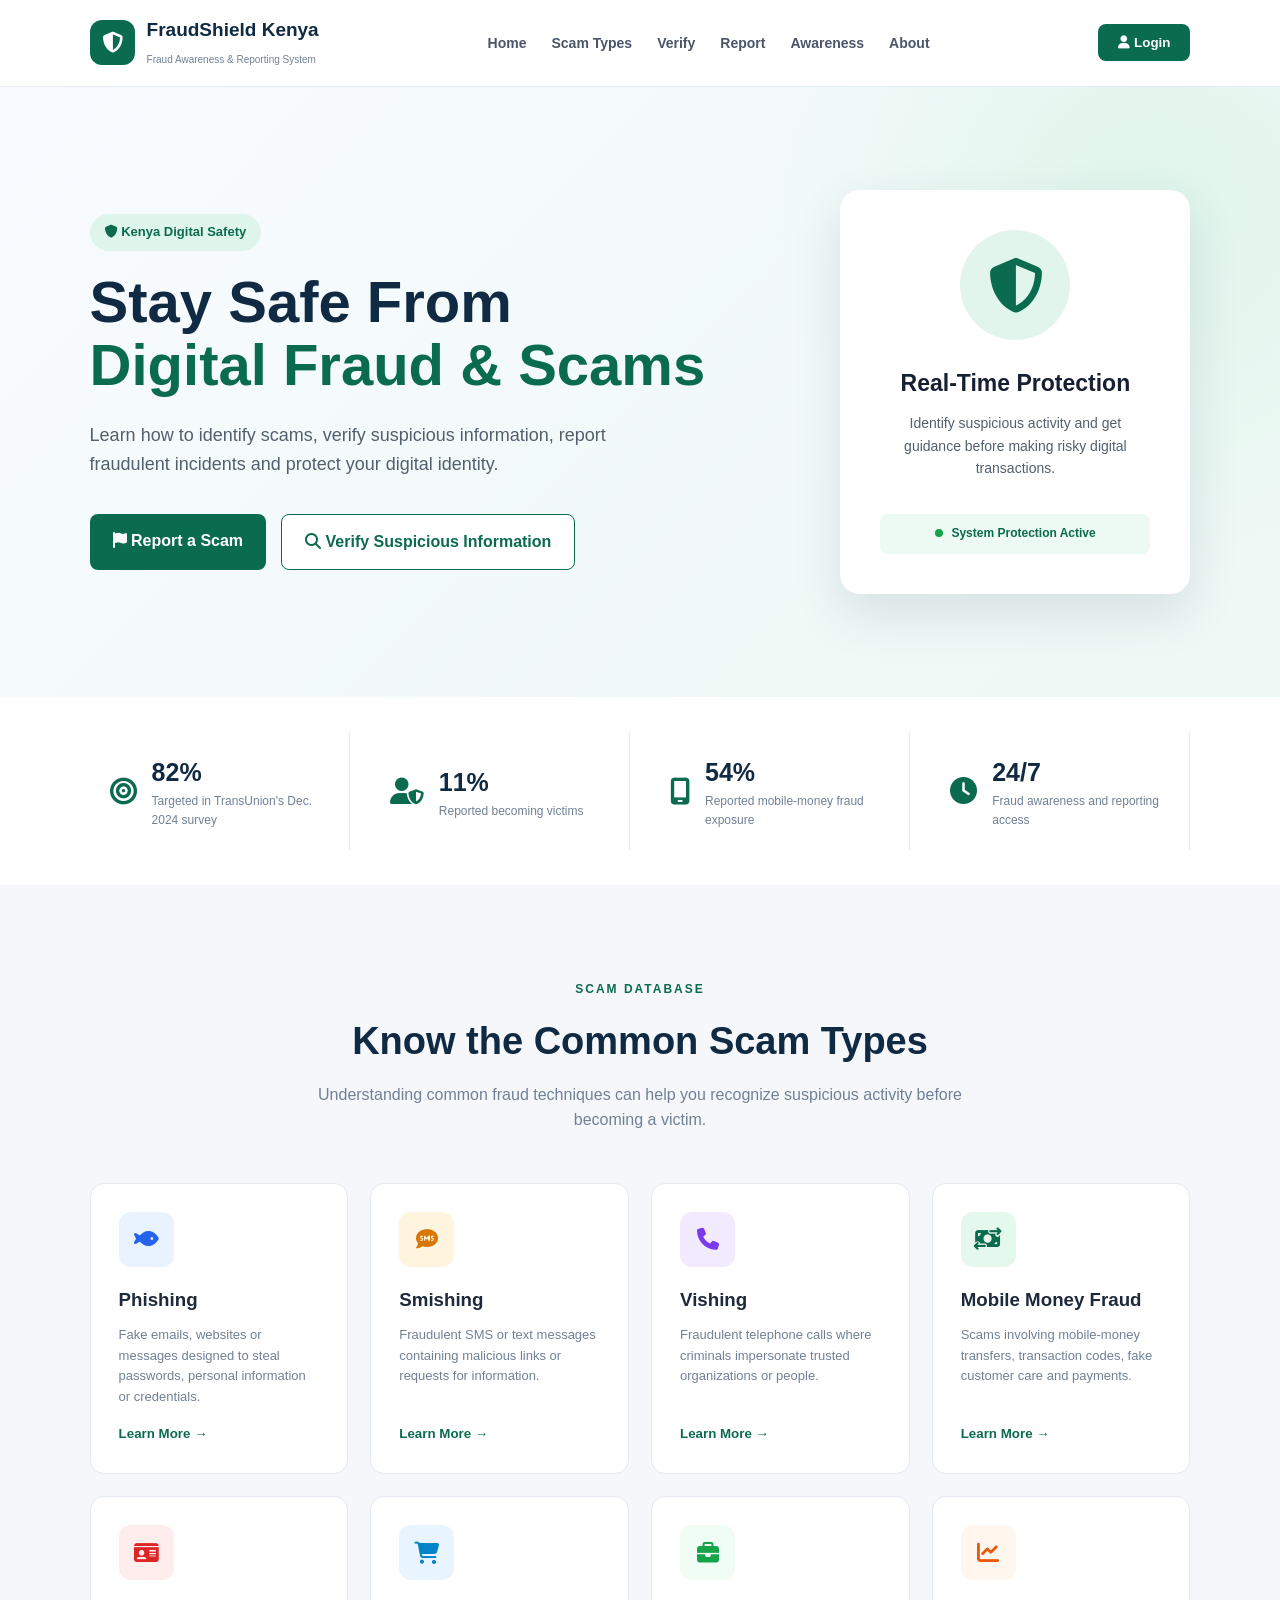
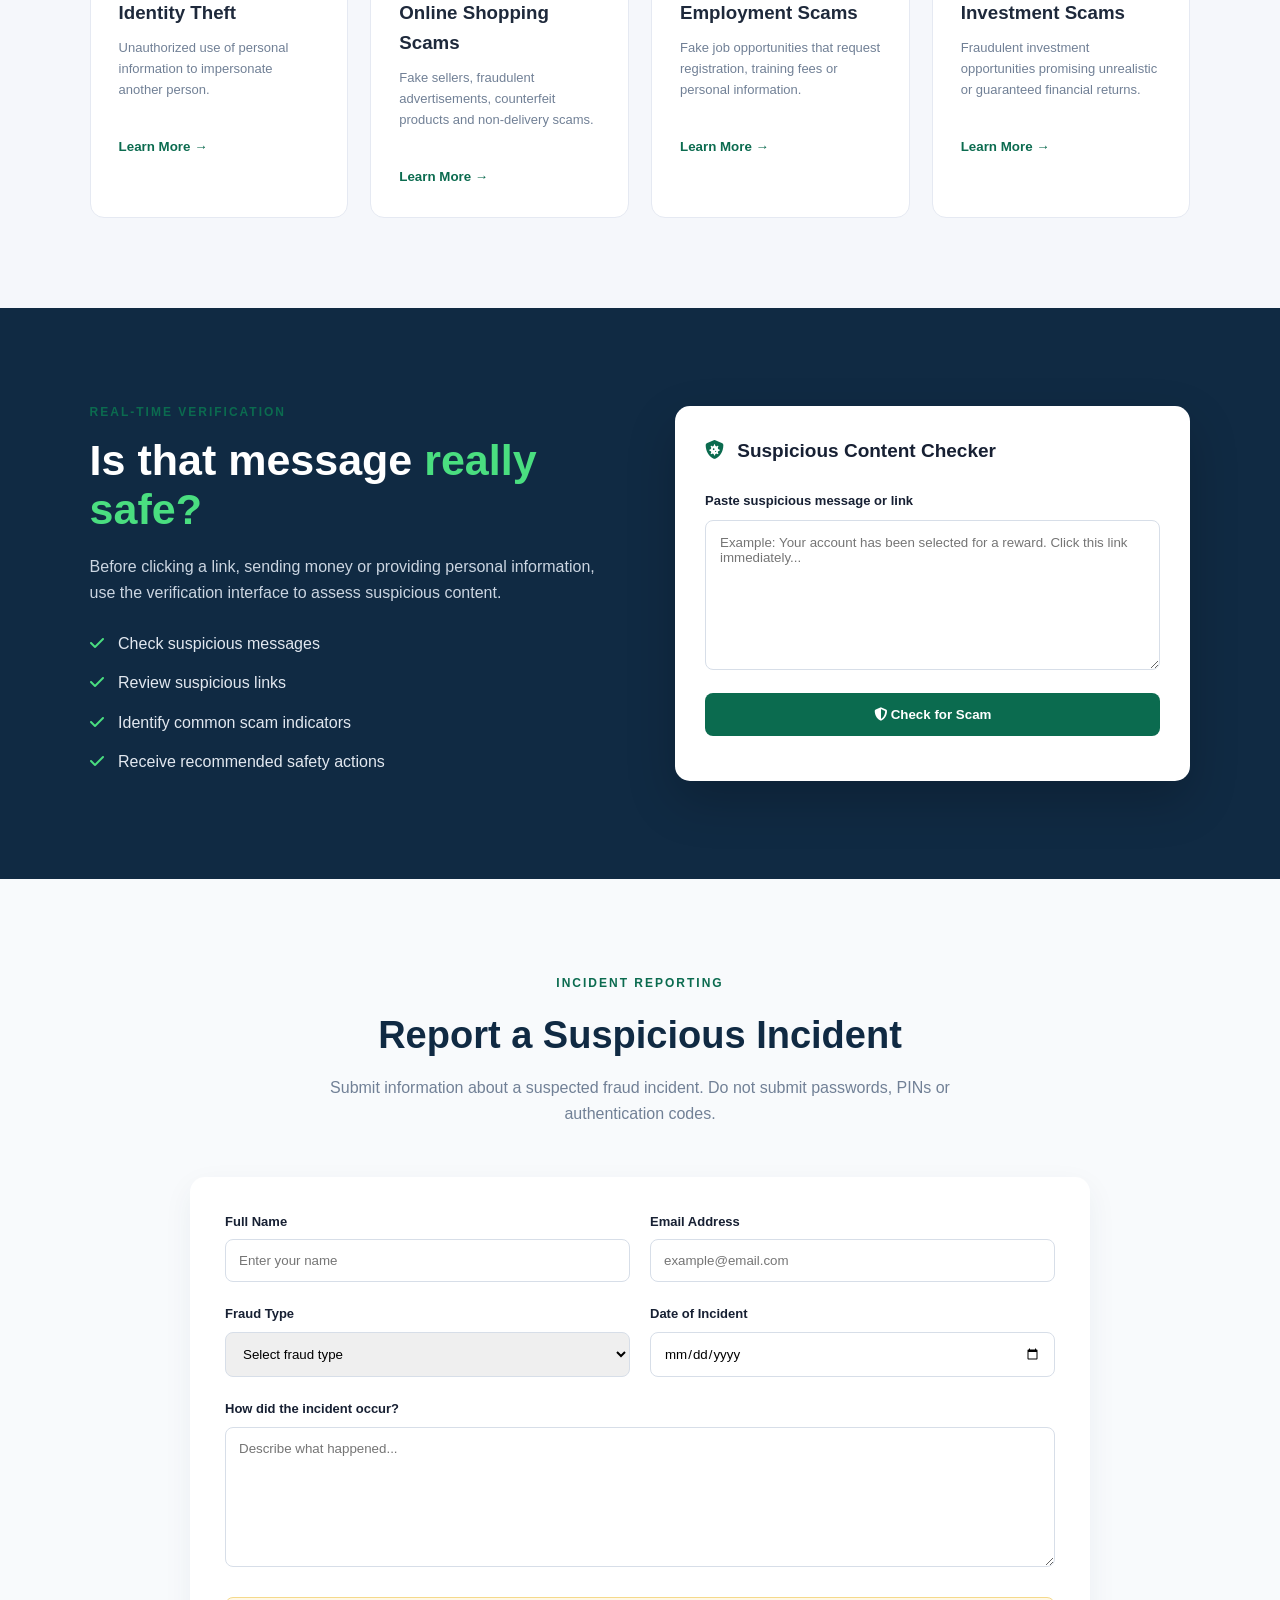
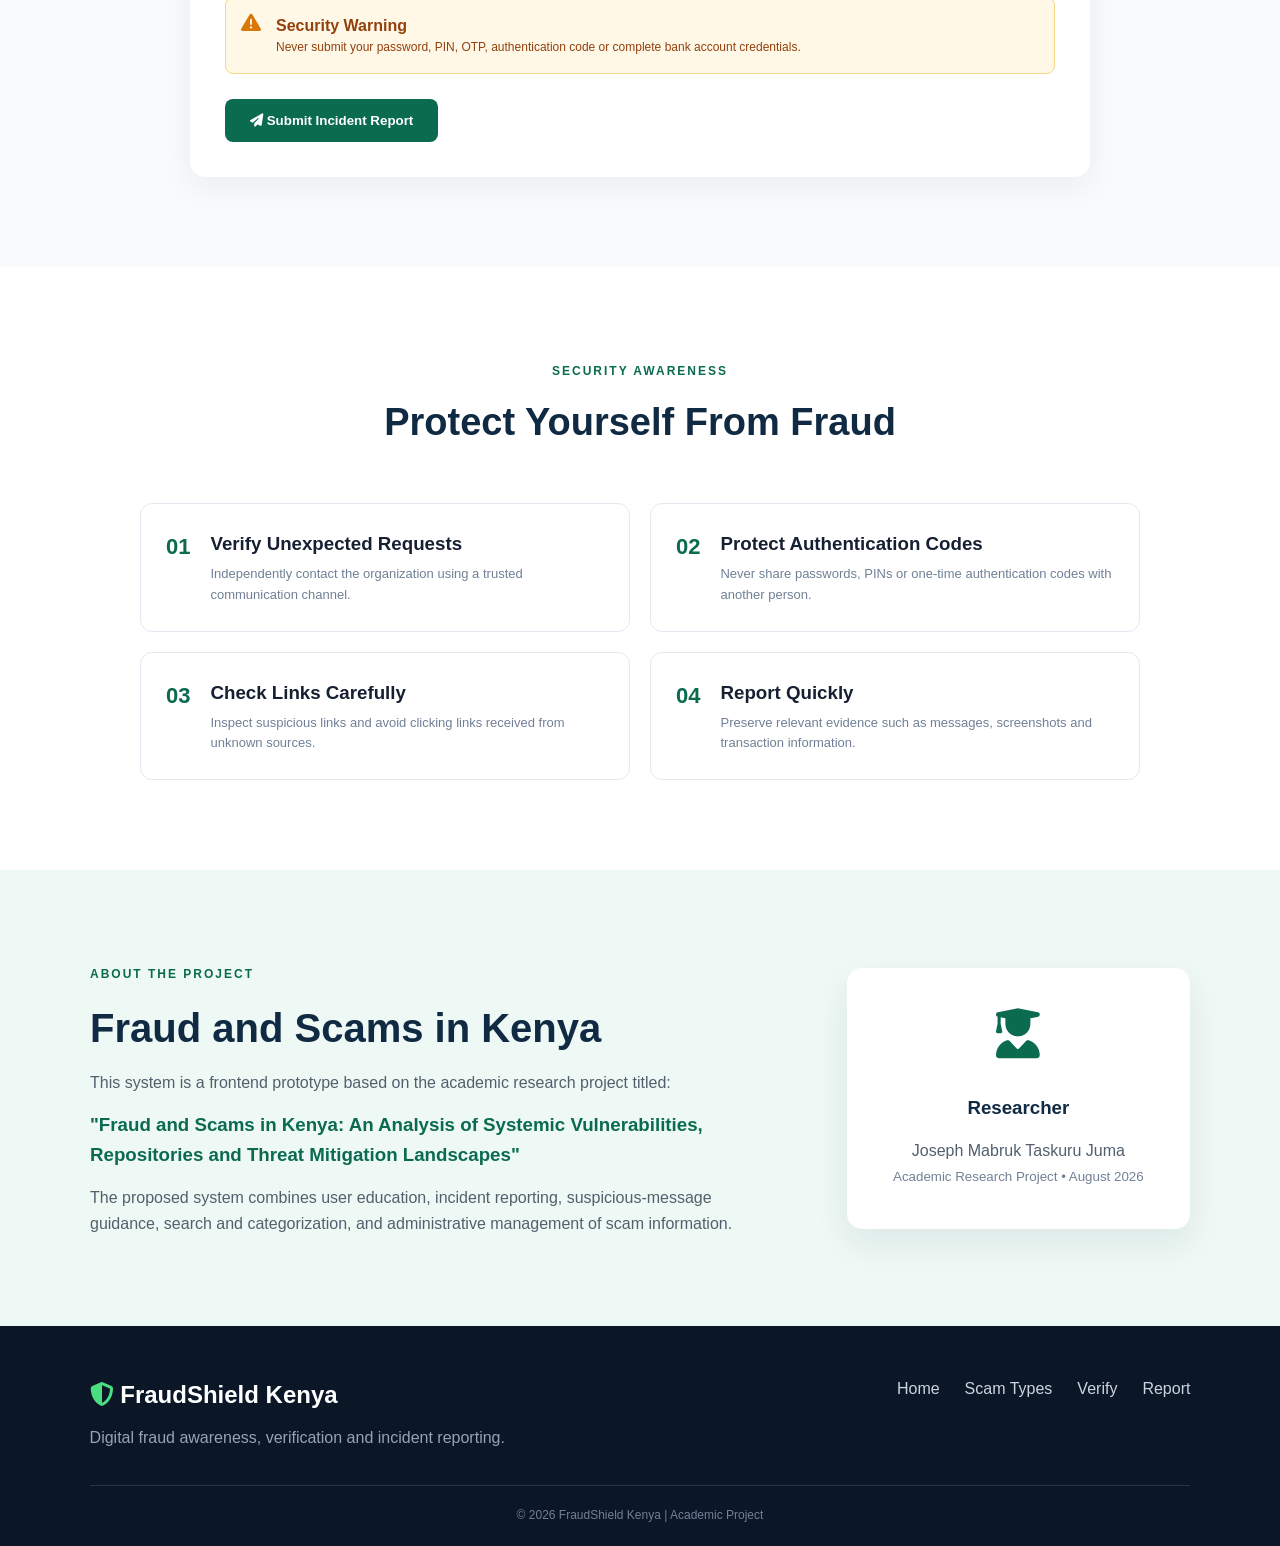
<file: index.html>
<!DOCTYPE html>
<html lang="en">
<head>
    <meta charset="UTF-8">
    <meta name="viewport" content="width=device-width, initial-scale=1.0">

    <title>FraudShield Kenya | Fraud & Scam Awareness System</title>

    <link rel="stylesheet" href="style.css">

    <link
        rel="stylesheet"
        href="https://cdnjs.cloudflare.com/ajax/libs/font-awesome/6.5.2/css/all.min.css"
    >
</head>

<body>

<!-- ================= NAVIGATION ================= -->

<header class="navbar">

    <div class="logo">
        <div class="logo-icon">
            <i class="fa-solid fa-shield-halved"></i>
        </div>

        <div>
            <h2>FraudShield Kenya</h2>
            <small>Fraud Awareness & Reporting System</small>
        </div>
    </div>

    <nav>
        <a href="#home">Home</a>
        <a href="#scams">Scam Types</a>
        <a href="#verify">Verify</a>
        <a href="#report">Report</a>
        <a href="#awareness">Awareness</a>
        <a href="#about">About</a>
    </nav>

    <button class="login-btn" onclick="showLogin()">
        <i class="fa-solid fa-user"></i>
        Login
    </button>

</header>


<!-- ================= HERO ================= -->

<section class="hero" id="home">

    <div class="hero-content">

        <div class="badge">
            <i class="fa-solid fa-shield"></i>
            Kenya Digital Safety
        </div>

        <h1>
            Stay Safe From
            <span>Digital Fraud & Scams</span>
        </h1>

        <p>
            Learn how to identify scams, verify suspicious information,
            report fraudulent incidents and protect your digital identity.
        </p>

        <div class="hero-buttons">

            <a href="#report" class="primary-btn">
                <i class="fa-solid fa-flag"></i>
                Report a Scam
            </a>

            <a href="#verify" class="secondary-btn">
                <i class="fa-solid fa-magnifying-glass"></i>
                Verify Suspicious Information
            </a>

        </div>

    </div>


    <div class="hero-card">

        <div class="shield-large">
            <i class="fa-solid fa-shield-halved"></i>
        </div>

        <h3>Real-Time Protection</h3>

        <p>
            Identify suspicious activity and get guidance
            before making risky digital transactions.
        </p>

        <div class="status">
            <span class="status-dot"></span>
            System Protection Active
        </div>

    </div>

</section>


<!-- ================= STATISTICS ================= -->

<section class="stats">

    <div class="stat-card">

        <i class="fa-solid fa-bullseye"></i>

        <div>
            <h3>82%</h3>
            <p>Targeted in TransUnion's Dec. 2024 survey</p>
        </div>

    </div>


    <div class="stat-card">

        <i class="fa-solid fa-user-shield"></i>

        <div>
            <h3>11%</h3>
            <p>Reported becoming victims</p>
        </div>

    </div>


    <div class="stat-card">

        <i class="fa-solid fa-mobile-screen"></i>

        <div>
            <h3>54%</h3>
            <p>Reported mobile-money fraud exposure</p>
        </div>

    </div>


    <div class="stat-card">

        <i class="fa-solid fa-clock"></i>

        <div>
            <h3>24/7</h3>
            <p>Fraud awareness and reporting access</p>
        </div>

    </div>

</section>


<!-- ================= SCAM TYPES ================= -->

<section class="section" id="scams">

    <div class="section-title">

        <span>SCAM DATABASE</span>

        <h2>Know the Common Scam Types</h2>

        <p>
            Understanding common fraud techniques can help you
            recognize suspicious activity before becoming a victim.
        </p>

    </div>


    <div class="scam-grid">


        <div class="scam-card">

            <div class="scam-icon phishing">
                <i class="fa-solid fa-fish"></i>
            </div>

            <h3>Phishing</h3>

            <p>
                Fake emails, websites or messages designed to
                steal passwords, personal information or credentials.
            </p>

            <button onclick="showScam('Phishing')">
                Learn More →
            </button>

        </div>


        <div class="scam-card">

            <div class="scam-icon sms">
                <i class="fa-solid fa-comment-sms"></i>
            </div>

            <h3>Smishing</h3>

            <p>
                Fraudulent SMS or text messages containing
                malicious links or requests for information.
            </p>

            <button onclick="showScam('Smishing')">
                Learn More →
            </button>

        </div>


        <div class="scam-card">

            <div class="scam-icon phone">
                <i class="fa-solid fa-phone"></i>
            </div>

            <h3>Vishing</h3>

            <p>
                Fraudulent telephone calls where criminals
                impersonate trusted organizations or people.
            </p>

            <button onclick="showScam('Vishing')">
                Learn More →
            </button>

        </div>


        <div class="scam-card">

            <div class="scam-icon money">
                <i class="fa-solid fa-money-bill-transfer"></i>
            </div>

            <h3>Mobile Money Fraud</h3>

            <p>
                Scams involving mobile-money transfers,
                transaction codes, fake customer care and payments.
            </p>

            <button onclick="showScam('Mobile Money Fraud')">
                Learn More →
            </button>

        </div>


        <div class="scam-card">

            <div class="scam-icon identity">
                <i class="fa-solid fa-id-card"></i>
            </div>

            <h3>Identity Theft</h3>

            <p>
                Unauthorized use of personal information to
                impersonate another person.
            </p>

            <button onclick="showScam('Identity Theft')">
                Learn More →
            </button>

        </div>


        <div class="scam-card">

            <div class="scam-icon shopping">
                <i class="fa-solid fa-cart-shopping"></i>
            </div>

            <h3>Online Shopping Scams</h3>

            <p>
                Fake sellers, fraudulent advertisements,
                counterfeit products and non-delivery scams.
            </p>

            <button onclick="showScam('Online Shopping Scam')">
                Learn More →
            </button>

        </div>


        <div class="scam-card">

            <div class="scam-icon job">
                <i class="fa-solid fa-briefcase"></i>
            </div>

            <h3>Employment Scams</h3>

            <p>
                Fake job opportunities that request registration,
                training fees or personal information.
            </p>

            <button onclick="showScam('Employment Scam')">
                Learn More →
            </button>

        </div>


        <div class="scam-card">

            <div class="scam-icon investment">
                <i class="fa-solid fa-chart-line"></i>
            </div>

            <h3>Investment Scams</h3>

            <p>
                Fraudulent investment opportunities promising
                unrealistic or guaranteed financial returns.
            </p>

            <button onclick="showScam('Investment Scam')">
                Learn More →
            </button>

        </div>

    </div>

</section>


<!-- ================= VERIFY ================= -->

<section class="verify-section" id="verify">

    <div class="verify-container">

        <div class="verify-text">

            <span>REAL-TIME VERIFICATION</span>

            <h2>
                Is that message
                <strong>really safe?</strong>
            </h2>

            <p>
                Before clicking a link, sending money or providing
                personal information, use the verification interface
                to assess suspicious content.
            </p>

            <ul>

                <li>
                    <i class="fa-solid fa-check"></i>
                    Check suspicious messages
                </li>

                <li>
                    <i class="fa-solid fa-check"></i>
                    Review suspicious links
                </li>

                <li>
                    <i class="fa-solid fa-check"></i>
                    Identify common scam indicators
                </li>

                <li>
                    <i class="fa-solid fa-check"></i>
                    Receive recommended safety actions
                </li>

            </ul>

        </div>


        <div class="verify-box">

            <div class="verify-header">
                <i class="fa-solid fa-shield-virus"></i>
                Suspicious Content Checker
            </div>

            <label>Paste suspicious message or link</label>

            <textarea
                id="messageInput"
                placeholder="Example: Your account has been selected for a reward. Click this link immediately..."
            ></textarea>

            <button
                class="verify-btn"
                onclick="verifyMessage()"
            >
                <i class="fa-solid fa-shield-halved"></i>
                Check for Scam
            </button>

            <div id="verificationResult"></div>

        </div>

    </div>

</section>


<!-- ================= REPORT ================= -->

<section class="section report-section" id="report">

    <div class="section-title">

        <span>INCIDENT REPORTING</span>

        <h2>Report a Suspicious Incident</h2>

        <p>
            Submit information about a suspected fraud incident.
            Do not submit passwords, PINs or authentication codes.
        </p>

    </div>


    <form class="report-form" id="reportForm">

        <div class="form-row">

            <div class="form-group">

                <label>Full Name</label>

                <input
                    type="text"
                    id="fullName"
                    placeholder="Enter your name"
                    required
                >

            </div>


            <div class="form-group">

                <label>Email Address</label>

                <input
                    type="email"
                    id="email"
                    placeholder="example@email.com"
                    required
                >

            </div>

        </div>


        <div class="form-row">

            <div class="form-group">

                <label>Fraud Type</label>

                <select id="fraudType" required>

                    <option value="">Select fraud type</option>

                    <option>Phishing</option>
                    <option>Smishing</option>
                    <option>Vishing</option>
                    <option>Mobile Money Fraud</option>
                    <option>Identity Theft</option>
                    <option>Online Shopping Scam</option>
                    <option>Employment Scam</option>
                    <option>Investment Scam</option>
                    <option>Romance Scam</option>
                    <option>Business Payment Fraud</option>

                </select>

            </div>


            <div class="form-group">

                <label>Date of Incident</label>

                <input
                    type="date"
                    id="incidentDate"
                    required
                >

            </div>

        </div>


        <div class="form-group">

            <label>How did the incident occur?</label>

            <textarea
                id="description"
                placeholder="Describe what happened..."
                required
            ></textarea>

        </div>


        <div class="warning-box">

            <i class="fa-solid fa-triangle-exclamation"></i>

            <div>

                <strong>Security Warning</strong>

                <p>
                    Never submit your password, PIN, OTP,
                    authentication code or complete bank account credentials.
                </p>

            </div>

        </div>


        <button class="submit-btn" type="submit">

            <i class="fa-solid fa-paper-plane"></i>

            Submit Incident Report

        </button>

    </form>

</section>


<!-- ================= AWARENESS ================= -->

<section class="awareness" id="awareness">

    <div class="section-title">

        <span>SECURITY AWARENESS</span>

        <h2>Protect Yourself From Fraud</h2>

    </div>


    <div class="tips-grid">


        <div class="tip">

            <div class="tip-number">01</div>

            <div>

                <h3>Verify Unexpected Requests</h3>

                <p>
                    Independently contact the organization using
                    a trusted communication channel.
                </p>

            </div>

        </div>


        <div class="tip">

            <div class="tip-number">02</div>

            <div>

                <h3>Protect Authentication Codes</h3>

                <p>
                    Never share passwords, PINs or one-time
                    authentication codes with another person.
                </p>

            </div>

        </div>


        <div class="tip">

            <div class="tip-number">03</div>

            <div>

                <h3>Check Links Carefully</h3>

                <p>
                    Inspect suspicious links and avoid clicking
                    links received from unknown sources.
                </p>

            </div>

        </div>


        <div class="tip">

            <div class="tip-number">04</div>

            <div>

                <h3>Report Quickly</h3>

                <p>
                    Preserve relevant evidence such as messages,
                    screenshots and transaction information.
                </p>

            </div>

        </div>

    </div>

</section>


<!-- ================= ABOUT ================= -->

<section class="about" id="about">

    <div class="about-container">

        <div>

            <span>ABOUT THE PROJECT</span>

            <h2>
                Fraud and Scams in Kenya
            </h2>

            <p>
                This system is a frontend prototype based on the
                academic research project titled:
            </p>

            <h3>
                "Fraud and Scams in Kenya: An Analysis of Systemic
                Vulnerabilities, Repositories and Threat Mitigation Landscapes"
            </h3>

            <p>
                The proposed system combines user education,
                incident reporting, suspicious-message guidance,
                search and categorization, and administrative
                management of scam information.
            </p>

        </div>


        <div class="research-card">

            <i class="fa-solid fa-user-graduate"></i>

            <h3>Researcher</h3>

            <p>
                Joseph Mabruk Taskuru Juma
            </p>

            <small>
                Academic Research Project • August 2026
            </small>

        </div>

    </div>

</section>


<!-- ================= FOOTER ================= -->

<footer>

    <div class="footer-content">

        <div>

            <h2>
                <i class="fa-solid fa-shield-halved"></i>
                FraudShield Kenya
            </h2>

            <p>
                Digital fraud awareness, verification
                and incident reporting.
            </p>

        </div>


        <div class="footer-links">

            <a href="#home">Home</a>
            <a href="#scams">Scam Types</a>
            <a href="#verify">Verify</a>
            <a href="#report">Report</a>

        </div>

    </div>


    <div class="copyright">

        © 2026 FraudShield Kenya | Academic Project

    </div>

</footer>


<!-- ================= LOGIN MODAL ================= -->

<div class="modal" id="loginModal">

    <div class="modal-content">

        <button
            class="close-modal"
            onclick="closeLogin()"
        >
            ×
        </button>

        <div class="modal-icon">
            <i class="fa-solid fa-user-shield"></i>
        </div>

        <h2>System Login</h2>

        <p>Access your FraudShield account.</p>

        <input
            type="email"
            placeholder="Email address"
        >

        <input
            type="password"
            placeholder="Password"
        >

        <button class="login-submit">
            Login
        </button>

        <small>
            Frontend demonstration only
        </small>

    </div>

</div>


<script src="script.js"></script>

</body>
</html>
</file>
<file: style.css>
/* =====================================================
   FRAUDSHIELD KENYA
   Main Stylesheet
===================================================== */

* {
    margin: 0;
    padding: 0;
    box-sizing: border-box;
}

html {
    scroll-behavior: smooth;
}

body {
    font-family: Arial, Helvetica, sans-serif;
    background: #f5f7fb;
    color: #172033;
    line-height: 1.6;
}


/* ================= NAVBAR ================= */

.navbar {
    width: 100%;
    min-height: 78px;
    background: #ffffff;
    display: flex;
    align-items: center;
    justify-content: space-between;
    padding: 15px 7%;
    border-bottom: 1px solid #e5e9f2;
    position: sticky;
    top: 0;
    z-index: 1000;
}

.logo {
    display: flex;
    align-items: center;
    gap: 12px;
}

.logo-icon {
    width: 45px;
    height: 45px;
    background: #0b6b4f;
    color: white;
    border-radius: 12px;
    display: flex;
    justify-content: center;
    align-items: center;
    font-size: 21px;
}

.logo h2 {
    font-size: 19px;
    color: #102a43;
}

.logo small {
    font-size: 10px;
    color: #718096;
}

.navbar nav {
    display: flex;
    gap: 25px;
}

.navbar nav a {
    text-decoration: none;
    color: #4a5568;
    font-size: 14px;
    font-weight: 600;
    transition: 0.3s;
}

.navbar nav a:hover {
    color: #0b6b4f;
}

.login-btn {
    background: #0b6b4f;
    color: white;
    border: none;
    padding: 11px 20px;
    border-radius: 8px;
    cursor: pointer;
    font-weight: 600;
}


/* ================= HERO ================= */

.hero {
    min-height: 610px;
    padding: 90px 7%;
    display: flex;
    justify-content: space-between;
    align-items: center;
    background:
        radial-gradient(circle at 90% 20%, #dff5eb 0, transparent 30%),
        linear-gradient(135deg, #f8fbff, #eef8f4);
}

.hero-content {
    max-width: 650px;
}

.badge {
    display: inline-block;
    background: #dff5eb;
    color: #0b6b4f;
    padding: 8px 15px;
    border-radius: 30px;
    font-size: 13px;
    font-weight: bold;
    margin-bottom: 20px;
}

.hero h1 {
    font-size: 58px;
    line-height: 1.08;
    color: #102a43;
    margin-bottom: 25px;
}

.hero h1 span {
    color: #0b6b4f;
    display: block;
}

.hero p {
    font-size: 18px;
    color: #52606d;
    max-width: 580px;
    margin-bottom: 35px;
}

.hero-buttons {
    display: flex;
    gap: 15px;
    flex-wrap: wrap;
}

.primary-btn,
.secondary-btn {
    padding: 14px 23px;
    border-radius: 8px;
    text-decoration: none;
    font-weight: bold;
}

.primary-btn {
    background: #0b6b4f;
    color: white;
}

.secondary-btn {
    border: 1px solid #0b6b4f;
    color: #0b6b4f;
    background: white;
}

.hero-card {
    width: 350px;
    background: white;
    padding: 40px;
    border-radius: 20px;
    box-shadow: 0 20px 50px rgba(30, 60, 90, 0.12);
    text-align: center;
}

.shield-large {
    width: 110px;
    height: 110px;
    margin: auto auto 25px;
    border-radius: 50%;
    background: #e2f5ed;
    color: #0b6b4f;
    display: flex;
    justify-content: center;
    align-items: center;
    font-size: 55px;
}

.hero-card h3 {
    font-size: 23px;
    margin-bottom: 10px;
}

.hero-card p {
    font-size: 14px;
}

.status {
    background: #edf9f3;
    color: #0b6b4f;
    padding: 10px;
    border-radius: 8px;
    font-size: 12px;
    font-weight: bold;
}

.status-dot {
    width: 8px;
    height: 8px;
    display: inline-block;
    background: #16a34a;
    border-radius: 50%;
    margin-right: 5px;
}


/* ================= STATISTICS ================= */

.stats {
    display: grid;
    grid-template-columns: repeat(4, 1fr);
    gap: 20px;
    padding: 35px 7%;
    background: white;
}

.stat-card {
    display: flex;
    gap: 15px;
    align-items: center;
    padding: 20px;
    border-right: 1px solid #e5e7eb;
}

.stat-card i {
    font-size: 27px;
    color: #0b6b4f;
}

.stat-card h3 {
    font-size: 25px;
    color: #102a43;
}

.stat-card p {
    color: #718096;
    font-size: 12px;
}


/* ================= GENERAL SECTION ================= */

.section {
    padding: 90px 7%;
}

.section-title {
    text-align: center;
    max-width: 700px;
    margin: auto auto 50px;
}

.section-title span,
.verify-text > span,
.about-container > div > span {
    color: #0b6b4f;
    font-weight: bold;
    font-size: 12px;
    letter-spacing: 2px;
}

.section-title h2 {
    font-size: 38px;
    color: #102a43;
    margin: 10px 0;
}

.section-title p {
    color: #718096;
}


/* ================= SCAM GRID ================= */

.scam-grid {
    display: grid;
    grid-template-columns: repeat(4, 1fr);
    gap: 22px;
}

.scam-card {
    background: white;
    padding: 28px;
    border-radius: 14px;
    border: 1px solid #e5e9f2;
    transition: 0.3s;
}

.scam-card:hover {
    transform: translateY(-7px);
    box-shadow: 0 15px 35px rgba(20, 40, 60, 0.09);
}

.scam-icon {
    width: 55px;
    height: 55px;
    border-radius: 12px;
    display: flex;
    align-items: center;
    justify-content: center;
    font-size: 22px;
    margin-bottom: 18px;
}

.phishing {
    background: #e9f2ff;
    color: #2563eb;
}

.sms {
    background: #fff4dd;
    color: #d97706;
}

.phone {
    background: #f2eaff;
    color: #7c3aed;
}

.money {
    background: #e5f8ed;
    color: #0b6b4f;
}

.identity {
    background: #ffecec;
    color: #dc2626;
}

.shopping {
    background: #e8f5ff;
    color: #0284c7;
}

.job {
    background: #f0fdf4;
    color: #16a34a;
}

.investment {
    background: #fff7ed;
    color: #ea580c;
}

.scam-card h3 {
    margin-bottom: 10px;
    color: #1e293b;
}

.scam-card p {
    font-size: 13px;
    color: #718096;
    min-height: 95px;
}

.scam-card button {
    border: none;
    background: transparent;
    color: #0b6b4f;
    font-weight: bold;
    cursor: pointer;
}


/* ================= VERIFY ================= */

.verify-section {
    background: #102a43;
    color: white;
    padding: 90px 7%;
}

.verify-container {
    max-width: 1150px;
    margin: auto;
    display: grid;
    grid-template-columns: 1fr 1fr;
    gap: 70px;
    align-items: center;
}

.verify-text h2 {
    font-size: 43px;
    line-height: 1.15;
    margin: 12px 0 20px;
}

.verify-text h2 strong {
    color: #4ade80;
}

.verify-text p {
    color: #cbd5e1;
    margin-bottom: 25px;
}

.verify-text ul {
    list-style: none;
}

.verify-text li {
    margin: 14px 0;
    color: #e2e8f0;
}

.verify-text li i {
    color: #4ade80;
    margin-right: 10px;
}

.verify-box {
    background: white;
    color: #172033;
    padding: 30px;
    border-radius: 15px;
    box-shadow: 0 20px 50px rgba(0, 0, 0, 0.2);
}

.verify-header {
    font-weight: bold;
    font-size: 19px;
    margin-bottom: 25px;
}

.verify-header i {
    color: #0b6b4f;
    margin-right: 8px;
}

.verify-box label {
    display: block;
    font-size: 13px;
    font-weight: bold;
    margin-bottom: 8px;
}

.verify-box textarea {
    width: 100%;
    min-height: 150px;
    border: 1px solid #d7dee8;
    border-radius: 8px;
    padding: 14px;
    resize: vertical;
    outline: none;
    font-family: inherit;
}

.verify-box textarea:focus {
    border-color: #0b6b4f;
}

.verify-btn {
    width: 100%;
    padding: 14px;
    margin-top: 15px;
    border: none;
    border-radius: 8px;
    background: #0b6b4f;
    color: white;
    font-weight: bold;
    cursor: pointer;
}

#verificationResult {
    margin-top: 15px;
}


/* ================= REPORT FORM ================= */

.report-section {
    background: #f8fafc;
}

.report-form {
    max-width: 900px;
    margin: auto;
    background: white;
    padding: 35px;
    border-radius: 15px;
    box-shadow: 0 10px 30px rgba(30, 60, 90, 0.06);
}

.form-row {
    display: grid;
    grid-template-columns: 1fr 1fr;
    gap: 20px;
}

.form-group {
    margin-bottom: 22px;
}

.form-group label {
    display: block;
    font-size: 13px;
    font-weight: bold;
    margin-bottom: 7px;
}

.form-group input,
.form-group select,
.form-group textarea {
    width: 100%;
    border: 1px solid #d7dee8;
    border-radius: 8px;
    padding: 13px;
    outline: none;
    font-family: inherit;
}

.form-group textarea {
    min-height: 140px;
    resize: vertical;
}

.form-group input:focus,
.form-group select:focus,
.form-group textarea:focus {
    border-color: #0b6b4f;
}

.warning-box {
    display: flex;
    gap: 15px;
    background: #fff8e6;
    border: 1px solid #f5d98b;
    padding: 15px;
    border-radius: 8px;
    margin-bottom: 25px;
}

.warning-box i {
    color: #d97706;
    font-size: 20px;
}

.warning-box strong {
    color: #92400e;
}

.warning-box p {
    color: #92400e;
    font-size: 12px;
}

.submit-btn {
    border: none;
    background: #0b6b4f;
    color: white;
    padding: 14px 25px;
    border-radius: 8px;
    font-weight: bold;
    cursor: pointer;
}


/* ================= AWARENESS ================= */

.awareness {
    padding: 90px 7%;
    background: white;
}

.tips-grid {
    max-width: 1000px;
    margin: auto;
    display: grid;
    grid-template-columns: 1fr 1fr;
    gap: 20px;
}

.tip {
    display: flex;
    gap: 20px;
    padding: 25px;
    border: 1px solid #e5e9f2;
    border-radius: 12px;
}

.tip-number {
    color: #0b6b4f;
    font-size: 22px;
    font-weight: bold;
}

.tip h3 {
    margin-bottom: 5px;
}

.tip p {
    font-size: 13px;
    color: #718096;
}


/* ================= ABOUT ================= */

.about {
    padding: 90px 7%;
    background: #eef8f4;
}

.about-container {
    max-width: 1100px;
    margin: auto;
    display: grid;
    grid-template-columns: 2fr 1fr;
    gap: 70px;
    align-items: center;
}

.about-container h2 {
    font-size: 40px;
    color: #102a43;
    margin: 10px 0;
}

.about-container h3 {
    color: #0b6b4f;
    margin: 15px 0;
}

.about-container p {
    color: #52606d;
}

.research-card {
    background: white;
    padding: 40px;
    border-radius: 15px;
    text-align: center;
    box-shadow: 0 15px 35px rgba(30, 60, 90, 0.08);
}

.research-card i {
    font-size: 50px;
    color: #0b6b4f;
    margin-bottom: 20px;
}

.research-card h3 {
    color: #102a43;
}

.research-card small {
    color: #718096;
}


/* ================= FOOTER ================= */

footer {
    background: #0b1727;
    color: white;
    padding: 50px 7% 20px;
}

.footer-content {
    display: flex;
    justify-content: space-between;
    gap: 30px;
    padding-bottom: 35px;
}

.footer-content h2 {
    margin-bottom: 10px;
}

.footer-content h2 i {
    color: #4ade80;
}

.footer-content p {
    color: #94a3b8;
}

.footer-links {
    display: flex;
    gap: 25px;
}

.footer-links a {
    text-decoration: none;
    color: #cbd5e1;
}

.copyright {
    text-align: center;
    border-top: 1px solid #263448;
    padding-top: 20px;
    color: #718096;
    font-size: 12px;
}


/* ================= MODAL ================= */

.modal {
    display: none;
    position: fixed;
    inset: 0;
    background: rgba(0, 0, 0, 0.65);
    z-index: 2000;
    justify-content: center;
    align-items: center;
}

.modal-content {
    background: white;
    width: 400px;
    max-width: 90%;
    padding: 35px;
    border-radius: 15px;
    text-align: center;
    position: relative;
}

.close-modal {
    position: absolute;
    right: 15px;
    top: 10px;
    background: none;
    border: none;
    font-size: 30px;
    cursor: pointer;
}

.modal-icon {
    width: 65px;
    height: 65px;
    margin: auto;
    background: #e2f5ed;
    color: #0b6b4f;
    border-radius: 50%;
    display: flex;
    justify-content: center;
    align-items: center;
    font-size: 25px;
}

.modal-content h2 {
    margin-top: 15px;
}

.modal-content p {
    color: #718096;
    margin-bottom: 20px;
}

.modal-content input {
    width: 100%;
    padding: 13px;
    margin-bottom: 12px;
    border: 1px solid #d7dee8;
    border-radius: 7px;
}

.login-submit {
    width: 100%;
    padding: 13px;
    border: none;
    background: #0b6b4f;
    color: white;
    border-radius: 7px;
    font-weight: bold;
    cursor: pointer;
    margin-bottom: 15px;
}

.modal-content small {
    color: #94a3b8;
}


/* ================= RESPONSIVE ================= */

@media (max-width: 1000px) {

    .navbar nav {
        display: none;
    }

    .hero {
        flex-direction: column;
        gap: 50px;
        text-align: center;
    }

    .hero p {
        margin-left: auto;
        margin-right: auto;
    }

    .hero-buttons {
        justify-content: center;
    }

    .scam-grid {
        grid-template-columns: repeat(2, 1fr);
    }

    .stats {
        grid-template-columns: repeat(2, 1fr);
    }

    .verify-container,
    .about-container {
        grid-template-columns: 1fr;
    }

}


@media (max-width: 650px) {

    .navbar {
        padding: 12px 5%;
    }

    .login-btn {
        padding: 9px 12px;
    }

    .hero {
        padding: 60px 5%;
    }

    .hero h1 {
        font-size: 40px;
    }

    .hero-card {
        width: 100%;
    }

    .stats,
    .scam-grid,
    .tips-grid,
    .form-row {
        grid-template-columns: 1fr;
    }

    .section,
    .awareness,
    .about,
    .verify-section {
        padding: 60px 5%;
    }

    .section-title h2 {
        font-size: 30px;
    }

    .verify-text h2 {
        font-size: 34px;
    }

    .footer-content {
        flex-direction: column;
    }

    .footer-links {
        flex-wrap: wrap;
    }

}
</file>
